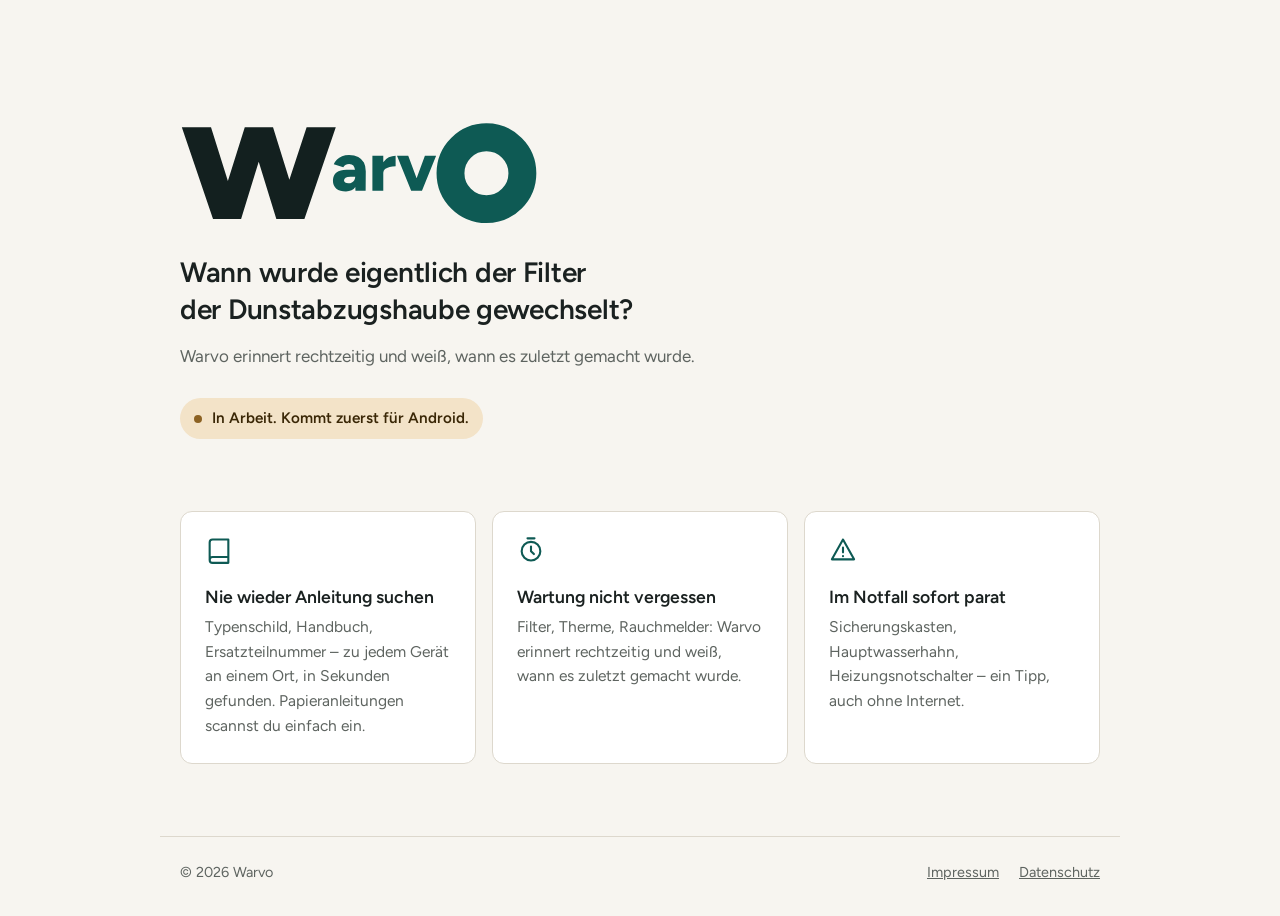
<file: index.html>
<!doctype html>
<html lang="de">
<head>
<meta charset="utf-8">
<meta name="viewport" content="width=device-width, initial-scale=1">
<title>Warvo – Anleitungen, Wartung und Notfall. An einem Ort.</title>
<meta name="description" content="Warvo merkt sich alles über die Geräte in deinem Haushalt: Anleitungen, Wartung, Ersatzteile und was im Notfall zu tun ist. Bald für Android.">
<meta name="theme-color" content="#f7f5f0" media="(prefers-color-scheme: light)">
<meta name="theme-color" content="#101413" media="(prefers-color-scheme: dark)">
<link rel="icon" href="favicon.svg" type="image/svg+xml">
<link rel="apple-touch-icon" href="apple-touch-icon.png">
<link rel="stylesheet" href="style.css">
</head>
<body>
<main>
  <header class="hero">
    <h1>
      <svg class="wordmark" viewBox="0 -540 1962 580" role="img" aria-label="Warvo"><g transform="scale(1 -1)"><path d="M180 0 10 500H169L261 208L353 500H507L596 215L690 500H849L678 0H525L429 313L333 0Z" class="w"/><path transform="translate(824.0 155.0) scale(0.38)" d="M212 -12Q123 -12 74.0 28.0Q25 68 25 141Q25 220 76.0 259.0Q127 298 219 298H341Q336 338 317.5 360.5Q299 383 258 383Q230 383 209.0 370.0Q188 357 173 334L37 379Q54 416 83.5 446.0Q113 476 156.0 494.0Q199 512 256 512Q334 512 388.0 483.0Q442 454 469.0 402.0Q496 350 496 279L494 0H348L346 51Q326 20 292.0 4.0Q258 -12 212 -12ZM246 106Q275 106 297.0 118.0Q319 130 331.5 150.5Q344 171 344 195V198H278Q228 198 206.0 184.0Q184 170 184 145Q184 127 200.5 116.5Q217 106 246 106Z" class="a"/><path transform="translate(1029.2 155.0) scale(0.38)" d="M51 0V500H207V407Q238 454 286.0 478.0Q334 502 384 502V350Q338 350 297.5 340.0Q257 330 232.0 309.5Q207 289 207 257V0Z" class="a"/><path transform="translate(1180.4 155.0) scale(0.38)" d="M209 0 6 500H167L287 178L406 500H567L364 0Z" class="a"/><circle cx="1670.1" cy="250.0" r="195.9" fill="none" class="o" stroke-width="152.0"/></g></svg>
    </h1>
    <p class="tagline" id="tagline">Die Therme piept. Die Anleitung liegt irgendwo im Keller.</p>
    <p class="lead" id="lead">Mit Warvo hast du sie auf dem Handy, dazu das Typenschild, die Ersatzteilnummer und den Termin für die nächste Wartung. Für alle im Haushalt.</p>
    <p class="status"><span class="dot" aria-hidden="true"></span>In Arbeit. Kommt zuerst für Android.</p>
  </header>

  <section class="features" aria-label="Was Warvo kann">
    <article>
      <svg class="icon" viewBox="0 0 24 24" aria-hidden="true"><path d="M4 5.5A2.5 2.5 0 0 1 6.5 3H20v15H6.5A2.5 2.5 0 0 0 4 20.5zM4 20.5A2.5 2.5 0 0 0 6.5 23H20v-5"/></svg>
      <h2>Nie wieder Anleitung suchen</h2>
      <p>Typenschild, Handbuch, Ersatzteilnummer – zu jedem Gerät an einem Ort, in Sekunden gefunden. Papieranleitungen scannst du einfach ein.</p>
    </article>
    <article>
      <svg class="icon" viewBox="0 0 24 24" aria-hidden="true"><circle cx="12" cy="13" r="8"/><path d="M12 9v4l2.5 2.5M9 2h6"/></svg>
      <h2>Wartung nicht vergessen</h2>
      <p>Filter, Therme, Rauchmelder: Warvo erinnert rechtzeitig und weiß, wann es zuletzt gemacht wurde.</p>
    </article>
    <article>
      <svg class="icon" viewBox="0 0 24 24" aria-hidden="true"><path d="M12 3 2.5 20h19z"/><path d="M12 10v4M12 17.2v.1"/></svg>
      <h2>Im Notfall sofort parat</h2>
      <p>Sicherungskasten, Hauptwasserhahn, Heizungsnotschalter – ein Tipp, auch ohne Internet.</p>
    </article>
  </section>
</main>

<footer>
  <span>© 2026 Warvo</span>
  <nav><a href="impressum.html">Impressum</a><a href="datenschutz.html">Datenschutz</a></nav>
</footer>
<script>
  // Bei jedem Aufruf ein anderer Spruch aus dem Alltag; ohne JavaScript bleibt
  // der erste. Er wechselt nicht, während man liest.
  const sprueche = [
    ["Die Therme piept. Die Anleitung liegt irgendwo im Keller.",
     "Mit Warvo hast du sie auf dem Handy, dazu das Typenschild, die Ersatzteilnummer und den Termin für die nächste Wartung. Für alle im Haushalt."],
    ["Der Rauchmelder piept nachts um drei. Welche Batterie war das noch?",
     "Warvo weiß es: Ersatzteile, Wartung und Anleitung zu jedem Gerät, auch ohne Internet."],
    ["Wasser im Keller. Und wo ist der Hauptwasserhahn?",
     "In Warvo steht es, mit Foto, einen Tipp entfernt. Auch wenn das Internet gerade nicht geht."],
    ["Die Spülmaschine zeigt E24. Das Handbuch ist längst im Altpapier.",
     "Warvo holt die Anleitung zu Marke und Modell oder nimmt deine Papieranleitung als Scan auf."],
    ["Wann wurde eigentlich der Filter der Dunstabzugshaube gewechselt?",
     "Warvo erinnert rechtzeitig und weiß, wann es zuletzt gemacht wurde."],
    ["Der Handwerker fragt nach der Typennummer. Die steht hinten am Gerät.",
     "In Warvo ist das Typenschild fotografiert und die Nummer gleich ausgelesen."],
    ["Der Sicherungskasten hat 24 Schalter. Keiner ist beschriftet.",
     "Warvo zeigt im Notfall, welcher Schalter wohin gehört, mit Foto und Notiz."],
  ];
  const [spruch, satz] = sprueche[Math.floor(Math.random() * sprueche.length)];
  document.getElementById("tagline").textContent = spruch;
  document.getElementById("lead").textContent = satz;
</script>
</body>
</html>
</file>
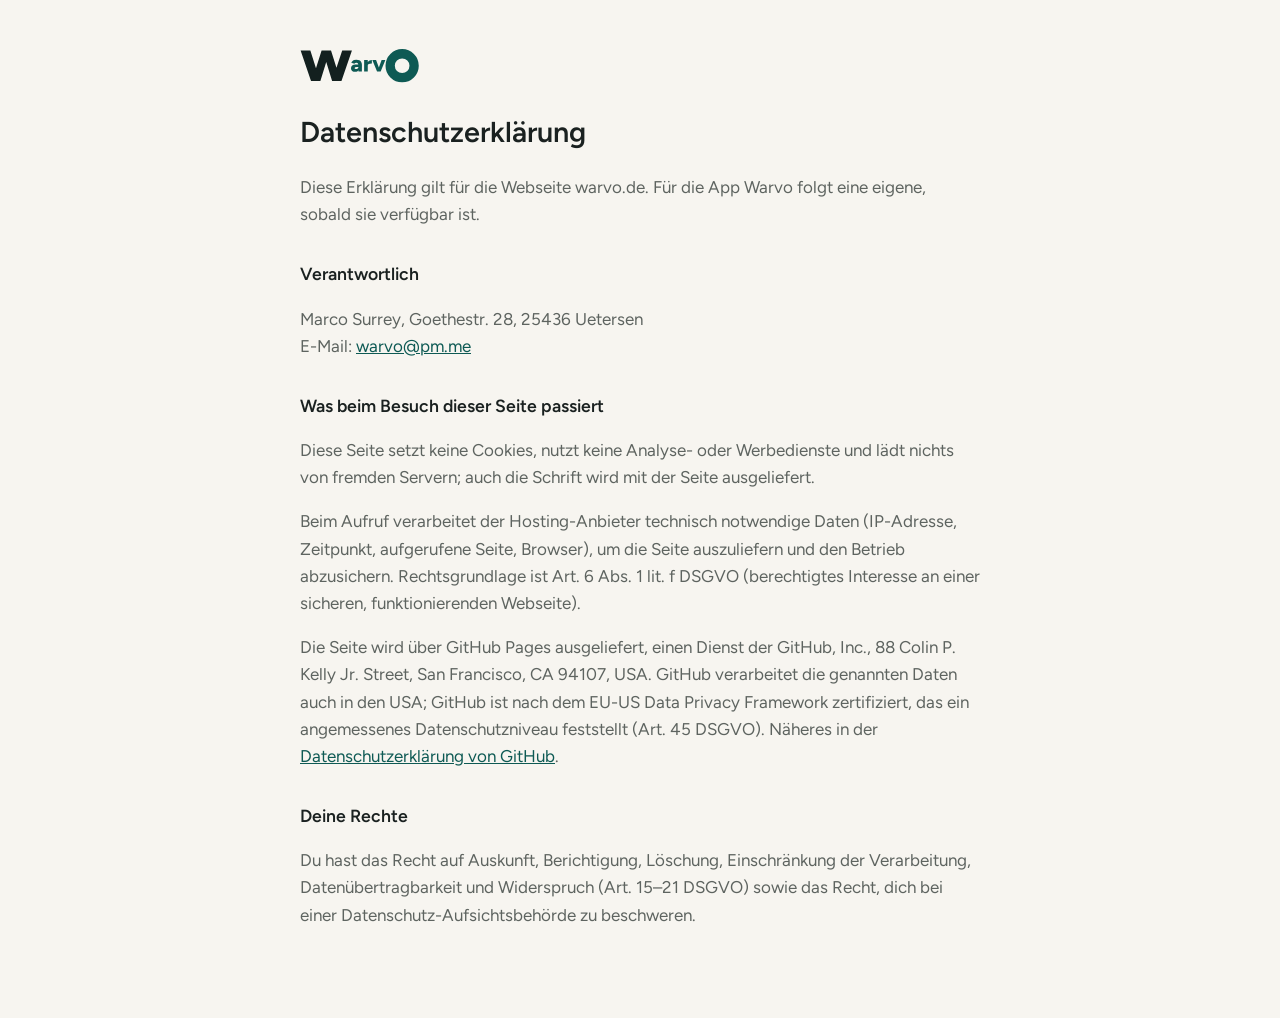
<file: datenschutz.html>
<!doctype html>
<html lang="de">
<head>
<meta charset="utf-8">
<meta name="viewport" content="width=device-width, initial-scale=1">
<title>Datenschutz – Warvo</title>
<meta name="robots" content="noindex">
<link rel="icon" href="favicon.svg" type="image/svg+xml">
<link rel="stylesheet" href="style.css">
</head>
<body>
<main class="page">
  <a class="back" href="./"><svg class="wordmark" viewBox="0 -540 1962 580" role="img" aria-label="Warvo"><g transform="scale(1 -1)"><path d="M180 0 10 500H169L261 208L353 500H507L596 215L690 500H849L678 0H525L429 313L333 0Z" class="w"/><path transform="translate(824.0 155.0) scale(0.38)" d="M212 -12Q123 -12 74.0 28.0Q25 68 25 141Q25 220 76.0 259.0Q127 298 219 298H341Q336 338 317.5 360.5Q299 383 258 383Q230 383 209.0 370.0Q188 357 173 334L37 379Q54 416 83.5 446.0Q113 476 156.0 494.0Q199 512 256 512Q334 512 388.0 483.0Q442 454 469.0 402.0Q496 350 496 279L494 0H348L346 51Q326 20 292.0 4.0Q258 -12 212 -12ZM246 106Q275 106 297.0 118.0Q319 130 331.5 150.5Q344 171 344 195V198H278Q228 198 206.0 184.0Q184 170 184 145Q184 127 200.5 116.5Q217 106 246 106Z" class="a"/><path transform="translate(1029.2 155.0) scale(0.38)" d="M51 0V500H207V407Q238 454 286.0 478.0Q334 502 384 502V350Q338 350 297.5 340.0Q257 330 232.0 309.5Q207 289 207 257V0Z" class="a"/><path transform="translate(1180.4 155.0) scale(0.38)" d="M209 0 6 500H167L287 178L406 500H567L364 0Z" class="a"/><circle cx="1670.1" cy="250.0" r="195.9" fill="none" class="o" stroke-width="152.0"/></g></svg></a>
  <h1>Datenschutzerklärung</h1>
  <p>Diese Erklärung gilt für die Webseite warvo.de. Für die App Warvo folgt eine eigene, sobald sie verfügbar ist.</p>

  <h2>Verantwortlich</h2>
  <p>Marco Surrey, Goethestr. 28, 25436 Uetersen<br>E-Mail: <a href="mailto:warvo@pm.me">warvo@pm.me</a></p>

  <h2>Was beim Besuch dieser Seite passiert</h2>
  <p>Diese Seite setzt keine Cookies, nutzt keine Analyse- oder Werbedienste und lädt nichts von fremden Servern; auch die Schrift wird mit der Seite ausgeliefert.</p>
  <p>Beim Aufruf verarbeitet der Hosting-Anbieter technisch notwendige Daten (IP-Adresse, Zeitpunkt, aufgerufene Seite, Browser), um die Seite auszuliefern und den Betrieb abzusichern. Rechtsgrundlage ist Art. 6 Abs. 1 lit. f DSGVO (berechtigtes Interesse an einer sicheren, funktionierenden Webseite).</p>
  <p>Die Seite wird über GitHub Pages ausgeliefert, einen Dienst der GitHub, Inc., 88 Colin P. Kelly Jr. Street, San Francisco, CA 94107, USA. GitHub verarbeitet die genannten Daten auch in den USA; GitHub ist nach dem EU-US Data Privacy Framework zertifiziert, das ein angemessenes Datenschutzniveau feststellt (Art. 45 DSGVO). Näheres in der <a href="https://docs.github.com/de/site-policy/privacy-policies/github-general-privacy-statement">Datenschutzerklärung von GitHub</a>.</p>

  <h2>Deine Rechte</h2>
  <p>Du hast das Recht auf Auskunft, Berichtigung, Löschung, Einschränkung der Verarbeitung, Datenübertragbarkeit und Widerspruch (Art. 15–21 DSGVO) sowie das Recht, dich bei einer Datenschutz-Aufsichtsbehörde zu beschweren.</p>
</main>
</body>
</html>
</file>
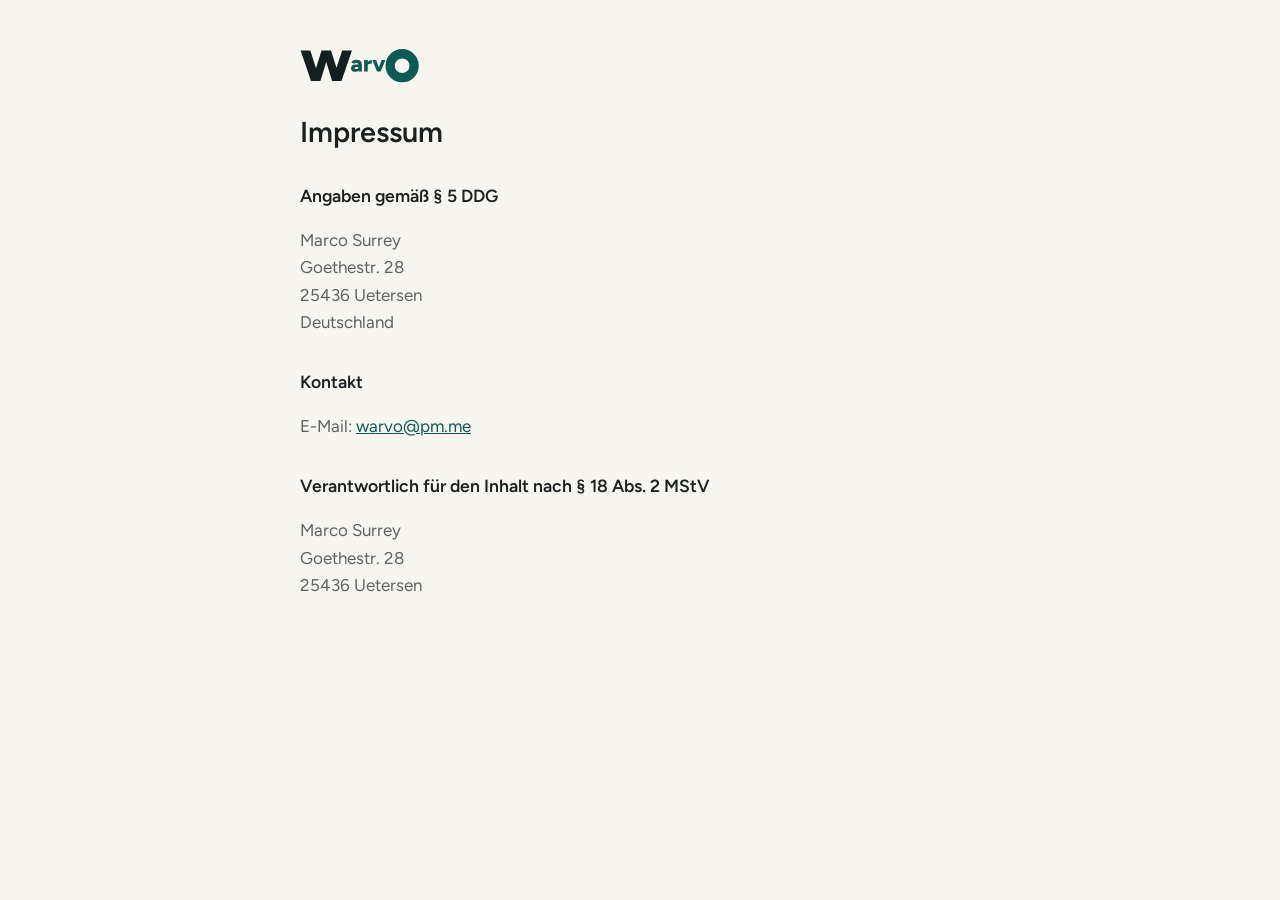
<file: impressum.html>
<!doctype html>
<html lang="de">
<head>
<meta charset="utf-8">
<meta name="viewport" content="width=device-width, initial-scale=1">
<title>Impressum – Warvo</title>
<meta name="robots" content="noindex">
<link rel="icon" href="favicon.svg" type="image/svg+xml">
<link rel="stylesheet" href="style.css">
</head>
<body>
<main class="page">
  <a class="back" href="./"><svg class="wordmark" viewBox="0 -540 1962 580" role="img" aria-label="Warvo"><g transform="scale(1 -1)"><path d="M180 0 10 500H169L261 208L353 500H507L596 215L690 500H849L678 0H525L429 313L333 0Z" class="w"/><path transform="translate(824.0 155.0) scale(0.38)" d="M212 -12Q123 -12 74.0 28.0Q25 68 25 141Q25 220 76.0 259.0Q127 298 219 298H341Q336 338 317.5 360.5Q299 383 258 383Q230 383 209.0 370.0Q188 357 173 334L37 379Q54 416 83.5 446.0Q113 476 156.0 494.0Q199 512 256 512Q334 512 388.0 483.0Q442 454 469.0 402.0Q496 350 496 279L494 0H348L346 51Q326 20 292.0 4.0Q258 -12 212 -12ZM246 106Q275 106 297.0 118.0Q319 130 331.5 150.5Q344 171 344 195V198H278Q228 198 206.0 184.0Q184 170 184 145Q184 127 200.5 116.5Q217 106 246 106Z" class="a"/><path transform="translate(1029.2 155.0) scale(0.38)" d="M51 0V500H207V407Q238 454 286.0 478.0Q334 502 384 502V350Q338 350 297.5 340.0Q257 330 232.0 309.5Q207 289 207 257V0Z" class="a"/><path transform="translate(1180.4 155.0) scale(0.38)" d="M209 0 6 500H167L287 178L406 500H567L364 0Z" class="a"/><circle cx="1670.1" cy="250.0" r="195.9" fill="none" class="o" stroke-width="152.0"/></g></svg></a>
  <h1>Impressum</h1>
  <h2>Angaben gemäß § 5 DDG</h2>
  <p>Marco Surrey<br>Goethestr. 28<br>25436 Uetersen<br>Deutschland</p>
  <h2>Kontakt</h2>
  <p>E-Mail: <a href="mailto:warvo@pm.me">warvo@pm.me</a></p>
  <h2>Verantwortlich für den Inhalt nach § 18 Abs. 2 MStV</h2>
  <p>Marco Surrey<br>Goethestr. 28<br>25436 Uetersen</p>
</main>
</body>
</html>
</file>
<file: style.css>
/* Warvo-Webseite: Farben (Variante B, docs/design/farben.html) und Schrift
   wie App und Logo. Figtree liegt hier selbst (SIL OFL), damit kein Aufruf an
   Google Fonts geht. */
@font-face { font-family: "Figtree"; font-weight: 400; font-display: swap; src: url(fonts/figtree-400.woff2) format("woff2"); }
@font-face { font-family: "Figtree"; font-weight: 600; font-display: swap; src: url(fonts/figtree-600.woff2) format("woff2"); }
@font-face { font-family: "Figtree"; font-weight: 800; font-display: swap; src: url(fonts/figtree-800.woff2) format("woff2"); }

:root {
  --bg: #f7f5f0; --surface: #ffffff; --fg: #1a2120; --muted: #5e6460; --line: #ddd8cd;
  --ink: #13201f; --accent: #0e5a54; --brass: #8c6223; --brass-soft: #f3e3c8; --on-brass-soft: #3a2706;
  color-scheme: light;
}
@media (prefers-color-scheme: dark) {
  :root {
    --bg: #101413; --surface: #181d1b; --fg: #e6e4de; --muted: #a3a69f; --line: #2e3532;
    --ink: #f2f6f5; --accent: #8cc7bf; --brass: #d9ae6a; --brass-soft: #4a3615; --on-brass-soft: #f3e3c8;
    color-scheme: dark;
  }
}

* { box-sizing: border-box; }
html { -webkit-text-size-adjust: 100%; }
body {
  margin: 0; min-height: 100vh; display: flex; flex-direction: column;
  background: var(--bg); color: var(--fg);
  font: 17px/1.6 "Figtree", system-ui, -apple-system, "Segoe UI", sans-serif;
}
main { flex: 1; width: 100%; max-width: 960px; margin: 0 auto; padding: 0 20px; }
a { color: var(--accent); }

.hero { padding: clamp(56px, 12vw, 120px) 0 clamp(40px, 8vw, 72px); max-width: 640px; }
h1 { margin: 0; line-height: 0; }
.wordmark { width: min(360px, 78vw); height: auto; }
.wordmark .w { fill: var(--ink); }
.wordmark .a { fill: var(--accent); }
.wordmark .o { stroke: var(--accent); }
.tagline { margin: 28px 0 0; font-size: clamp(1.35rem, 3.6vw, 1.75rem); font-weight: 600; line-height: 1.3; letter-spacing: -0.01em; text-wrap: balance; }
.lead { margin: 16px 0 0; color: var(--muted); max-width: 56ch; }
.status {
  display: inline-flex; align-items: center; gap: 10px; margin: 28px 0 0;
  padding: 8px 14px; border-radius: 999px; background: var(--brass-soft); color: var(--on-brass-soft);
  font-size: .95rem; font-weight: 600;
}
.dot { width: 8px; height: 8px; border-radius: 50%; background: var(--brass); }

.features { display: grid; grid-template-columns: repeat(auto-fit, minmax(240px, 1fr)); gap: 16px; padding-bottom: 72px; }
.features article { background: var(--surface); border: 1px solid var(--line); border-radius: 12px; padding: 24px; }
.icon { width: 28px; height: 28px; fill: none; stroke: var(--accent); stroke-width: 1.8; stroke-linecap: round; stroke-linejoin: round; }
.features h2 { margin: 14px 0 6px; font-size: 1.1rem; font-weight: 600; line-height: 1.3; }
.features p { margin: 0; color: var(--muted); font-size: .97rem; }

footer {
  width: 100%; max-width: 960px; margin: 0 auto; padding: 24px 20px 32px;
  display: flex; flex-wrap: wrap; gap: 8px 24px; justify-content: space-between;
  border-top: 1px solid var(--line); color: var(--muted); font-size: .9rem;
}
footer nav { display: flex; gap: 20px; }
footer a { color: var(--muted); }

/* Unterseiten: Impressum, Datenschutz */
.page { padding: 48px 0 72px; max-width: 680px; }
.page .back { display: inline-block; margin-bottom: 32px; line-height: 0; }
.page .back svg { width: 120px; height: auto; }
.page h1 { line-height: 1.2; font-size: 1.8rem; font-weight: 600; margin: 0 0 24px; }
.page h2 { font-size: 1.1rem; font-weight: 600; margin: 32px 0 8px; }
.page p, .page li { color: var(--muted); }
.page .todo { background: #fff3cd; color: #5c4400; padding: 2px 6px; border-radius: 4px; }
</file>
